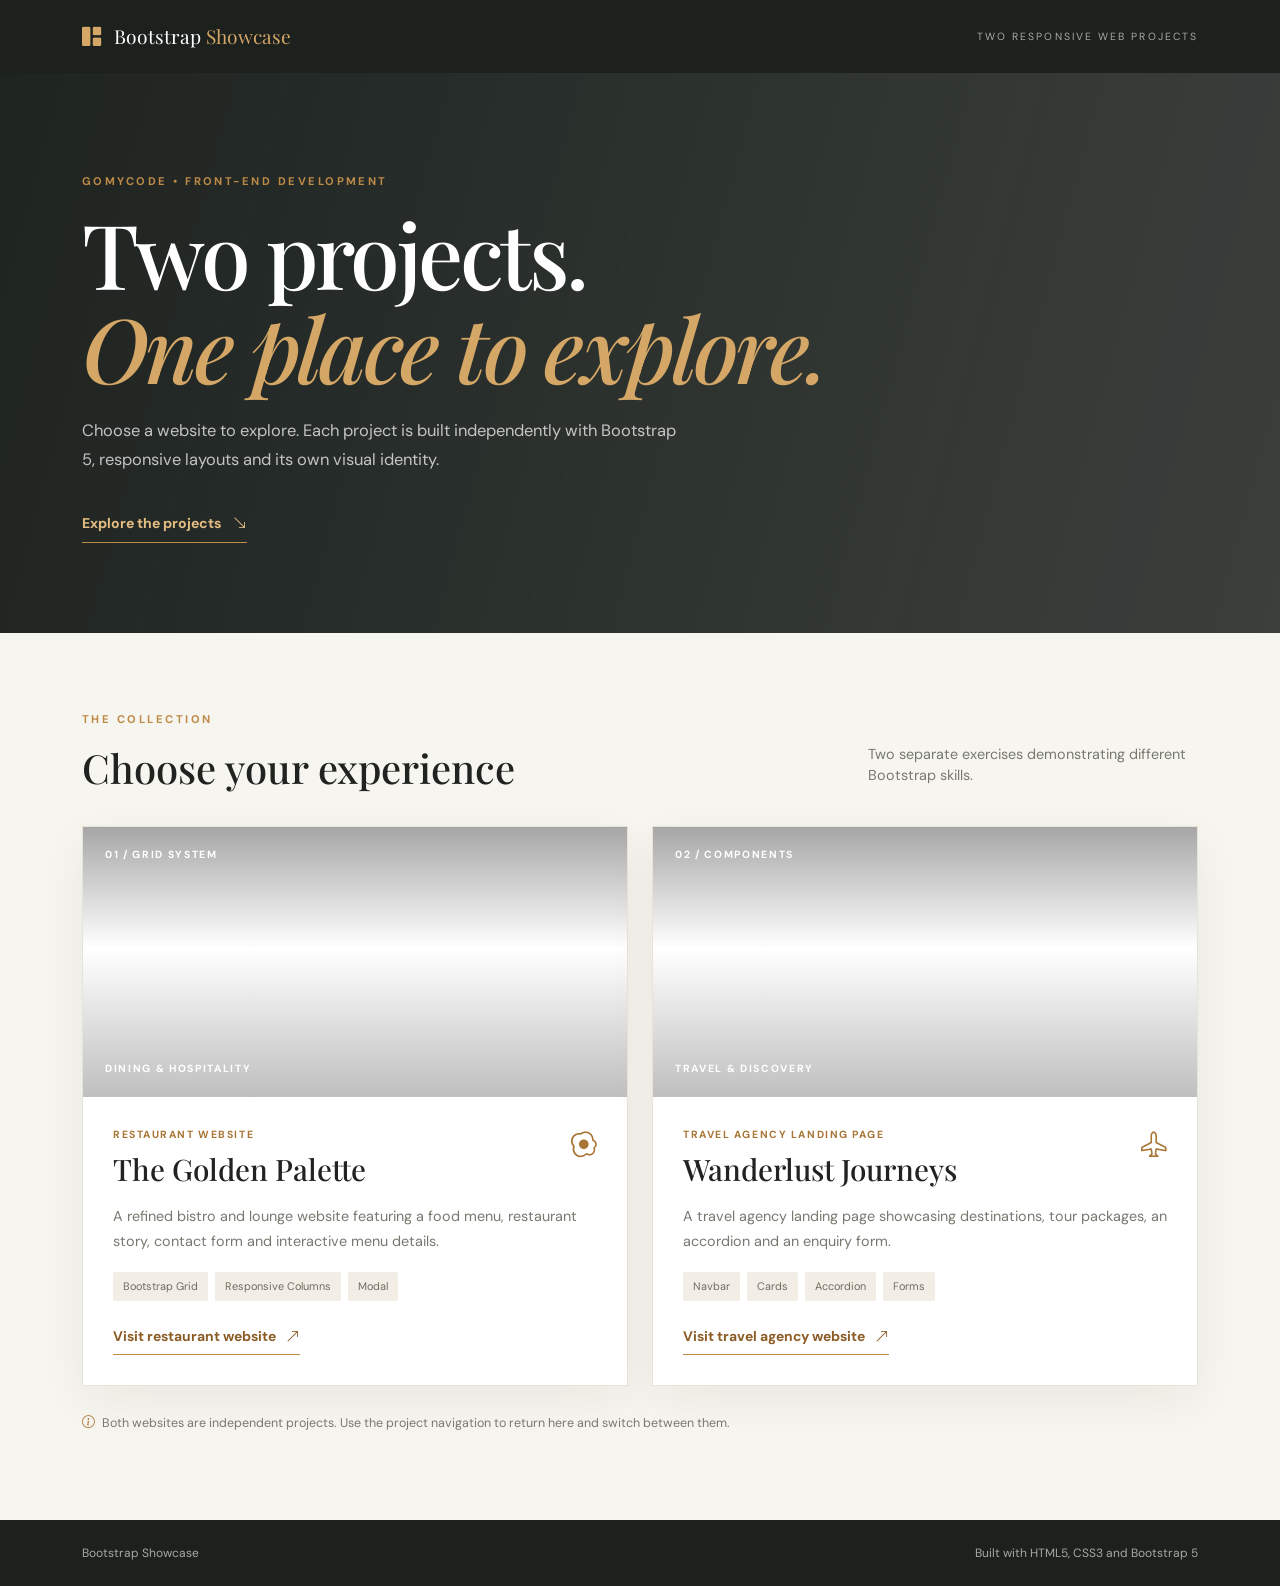
<file: index.html>
<!DOCTYPE html>
<html lang="en">
<head>
  <meta charset="UTF-8"><meta name="viewport" content="width=device-width, initial-scale=1">
  <meta name="description" content="Explore two responsive Bootstrap website projects.">
  <title>Bootstrap Projects | Project Hub</title>
  <link rel="preconnect" href="https://fonts.googleapis.com"><link rel="preconnect" href="https://fonts.gstatic.com" crossorigin>
  <link href="https://fonts.googleapis.com/css2?family=DM+Sans:wght@400;500;600;700&family=Playfair+Display:wght@500;600;700&display=swap" rel="stylesheet">
  <link href="https://cdn.jsdelivr.net/npm/bootstrap@5.3.3/dist/css/bootstrap.min.css" rel="stylesheet">
  <link href="https://cdn.jsdelivr.net/npm/bootstrap-icons@1.11.3/font/bootstrap-icons.min.css" rel="stylesheet">
  <link rel="stylesheet" href="css/hub.css">
</head>
<body>
<nav class="navbar hub-nav"><div class="container"><a class="navbar-brand" href="index.html"><span class="brand-symbol"><i class="bi bi-grid-1x2-fill"></i></span> Bootstrap <em>Showcase</em></a><span class="nav-note d-none d-md-inline">TWO RESPONSIVE WEB PROJECTS</span></div></nav>
<main>
  <section class="hub-hero"><div class="container">
    <p class="eyebrow">GOMYCODE • FRONT-END DEVELOPMENT</p>
    <h1>Two projects.<br><em>One place to explore.</em></h1>
    <p class="hero-copy">Choose a website to explore. Each project is built independently with Bootstrap 5, responsive layouts and its own visual identity.</p>
    <a class="jump-link" href="#projects">Explore the projects <i class="bi bi-arrow-down-right"></i></a>
  </div></section>
  <section class="projects-section" id="projects"><div class="container">
    <div class="section-intro"><div><p class="eyebrow">THE COLLECTION</p><h2>Choose your experience</h2></div><p>Two separate exercises demonstrating different Bootstrap skills.</p></div>
    <div class="row g-4">
      <div class="col-lg-6"><article class="project-card h-100">
        <div class="project-image restaurant-image"><span class="project-number">01 / GRID SYSTEM</span><span class="image-label">DINING &amp; HOSPITALITY</span></div>
        <div class="project-content"><div class="d-flex justify-content-between align-items-start gap-3"><div><p class="project-kicker">RESTAURANT WEBSITE</p><h3>The Golden Palette</h3></div><span class="project-icon"><i class="bi bi-egg-fried"></i></span></div>
          <p>A refined bistro and lounge website featuring a food menu, restaurant story, contact form and interactive menu details.</p>
          <div class="skill-tags"><span>Bootstrap Grid</span><span>Responsive Columns</span><span>Modal</span></div>
          <a class="project-link" href="restaurant/index.html">Visit restaurant website <i class="bi bi-arrow-up-right"></i></a>
        </div></article></div>
      <div class="col-lg-6"><article class="project-card h-100">
        <div class="project-image travel-image"><span class="project-number">02 / COMPONENTS</span><span class="image-label">TRAVEL &amp; DISCOVERY</span></div>
        <div class="project-content"><div class="d-flex justify-content-between align-items-start gap-3"><div><p class="project-kicker">TRAVEL AGENCY LANDING PAGE</p><h3>Wanderlust Journeys</h3></div><span class="project-icon"><i class="bi bi-airplane"></i></span></div>
          <p>A travel agency landing page showcasing destinations, tour packages, an accordion and an enquiry form.</p>
          <div class="skill-tags"><span>Navbar</span><span>Cards</span><span>Accordion</span><span>Forms</span></div>
          <a class="project-link" href="travel-agency/index.html">Visit travel agency website <i class="bi bi-arrow-up-right"></i></a>
        </div></article></div>
    </div>
    <p class="hub-footnote"><i class="bi bi-info-circle"></i> Both websites are independent projects. Use the project navigation to return here and switch between them.</p>
  </div></section>
</main>
<footer class="hub-footer"><div class="container d-flex flex-column flex-md-row justify-content-between gap-2"><span>Bootstrap Showcase</span><span>Built with HTML5, CSS3 and Bootstrap 5</span></div></footer>
</body></html>
</file>
<file: css/hub.css>
*{box-sizing:border-box} :root{--ink:#20231f;--muted:#77796f;--gold:#bd8a48;--paper:#f7f5ef;--line:#e8e3d9}
body{margin:0;background:var(--paper);color:var(--ink);font-family:"DM Sans",sans-serif}h1,h2,h3,.navbar-brand{font-family:"Playfair Display",Georgia,serif}
.hub-nav{background:#1c211e;padding:17px 0}.navbar-brand{color:#fff;font-size:1.2rem}.navbar-brand em{color:#d5a767;font-style:normal}.brand-symbol{color:#d5a767;margin-right:8px}.nav-note{color:#aaa99f;font-size:.65rem;letter-spacing:.2em}
.hub-hero{padding:100px 0 90px;color:#fff;background:linear-gradient(105deg,rgba(21,27,24,.96),rgba(21,27,24,.83)),url("https://images.unsplash.com/photo-1490730141103-6cac27aaab94?w=1800") center/cover}
.eyebrow{color:#bd8a48;font-size:.7rem;font-weight:700;letter-spacing:.22em;margin-bottom:16px}.hub-hero h1{font-size:clamp(3.2rem,7vw,5.8rem);line-height:1.05;letter-spacing:-.04em;margin:0 0 22px}.hub-hero h1 em{color:#d5a767;font-weight:500}
.hero-copy{max-width:600px;color:rgba(255,255,255,.72);font-size:1.03rem;line-height:1.8}.jump-link{display:inline-flex;gap:12px;margin-top:22px;color:#e4bd82;font-size:.88rem;font-weight:700;border-bottom:1px solid #bd8a48;padding-bottom:8px;text-decoration:none}
.projects-section{padding:78px 0 88px}.section-intro{display:flex;justify-content:space-between;align-items:end;gap:25px;margin-bottom:34px}.section-intro h2{font-size:2.5rem;margin:0}.section-intro>p{max-width:330px;color:var(--muted);font-size:.9rem;margin:0 0 5px}
.project-card{background:#fff;border:1px solid var(--line);box-shadow:0 15px 45px rgba(31,29,22,.06)}.project-image{height:270px;position:relative;background-size:cover;background-position:center}.project-image:after{content:"";position:absolute;inset:0;background:linear-gradient(180deg,rgba(0,0,0,.35),transparent 45%,rgba(0,0,0,.25))}
.restaurant-image{background-image:url("https://images.unsplash.com/photo-1517248135467-4c7edcad34c4?w=1200")}.travel-image{background-image:url("https://images.unsplash.com/photo-1501785888041-af3ef285b470?w=1200")}
.project-number,.image-label{position:absolute;z-index:1;color:#fff;font-size:.65rem;font-weight:700;letter-spacing:.16em}.project-number{top:20px;left:22px}.image-label{bottom:20px;left:22px}
.project-content{padding:30px}.project-kicker{color:#a87535;font-size:.65rem;font-weight:700;letter-spacing:.15em;margin:0 0 8px}.project-content h3{font-size:1.85rem;margin:0}.project-icon{color:#a87535;font-size:1.6rem}
.project-content>p{color:var(--muted);font-size:.9rem;line-height:1.75;margin:18px 0}.skill-tags{display:flex;flex-wrap:wrap;gap:7px;margin:0 0 23px}.skill-tags span{background:#f2eee6;color:#716b60;font-size:.68rem;padding:6px 10px;border-radius:2px}
.project-link{display:inline-flex;gap:10px;color:#8b5c25;font-size:.87rem;font-weight:700;border-bottom:1px solid #bd8a48;padding-bottom:7px;text-decoration:none}.project-link:hover,.jump-link:hover{color:#bd8a48}
.hub-footnote{color:var(--muted);font-size:.78rem;margin:28px 0 0}.hub-footnote i{color:#a87535;margin-right:5px}.hub-footer{background:#1c211e;color:#aaa99f;padding:24px 0;font-size:.75rem}
@media(max-width:767.98px){.hub-hero{padding:78px 0 72px}.projects-section{padding:60px 0}.section-intro{display:block}.section-intro h2{font-size:2.1rem}.section-intro>p{margin-top:12px}.project-image{height:220px}.project-content{padding:23px}}
</file>
